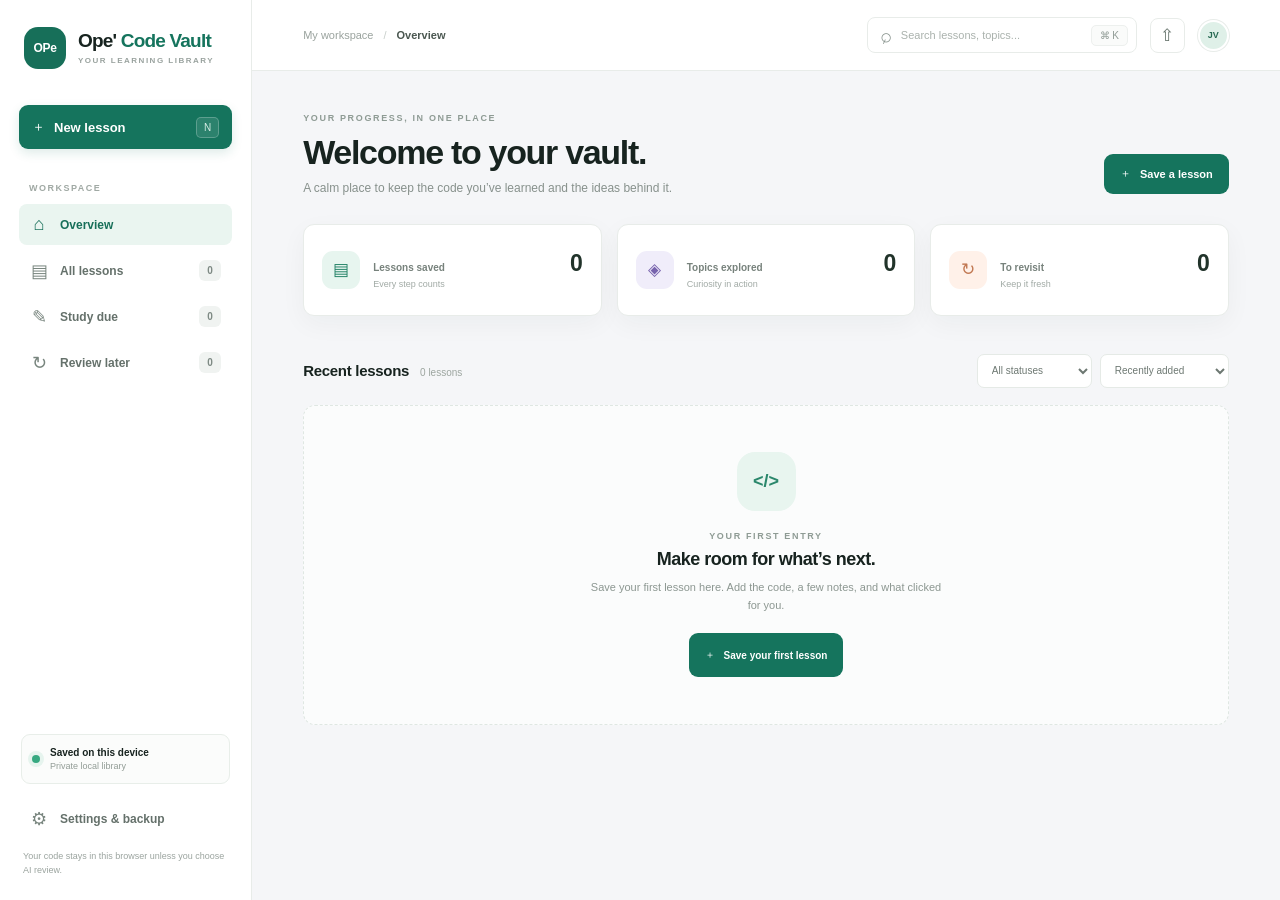
<file: index.html>
<!doctype html>
<html lang="en">
<head>
  <meta charset="utf-8">
  <meta name="viewport" content="width=device-width, initial-scale=1">
  <meta http-equiv="refresh" content="1; url=./java-vault.html">
  <meta name="theme-color" content="#f5f6f8">
  <title>Opening Ope' Code Vault</title>
  <style>
    * {
      box-sizing: border-box;
    }

    html,
    body {
      width: 100%;
      min-height: 100%;
      margin: 0;
    }

    body {
      min-height: 100vh;
      min-height: 100svh;
      background: #f5f6f8;
      color: #17231f;
      font-family: "DM Sans", "Segoe UI", system-ui, sans-serif;
    }

    .splash {
      display: grid;
      min-height: 100vh;
      min-height: 100svh;
      padding: 2rem 1.5rem;
      place-items: center;
      background:
        radial-gradient(ellipse at 50% 40%, #fff 0%, #fff 27%, transparent 68%),
        #f5f6f8;
    }

    .splash-content {
      display: grid;
      justify-items: center;
      width: min(100%, 28rem);
      text-align: center;
    }

    .mascot {
      display: block;
      width: clamp(10rem, 38vw, 15rem);
      height: auto;
      margin-bottom: 1.25rem;
      animation: float 3s ease-in-out infinite;
    }

    .eyebrow {
      margin: 0 0 0.6rem;
      color: #15745d;
      font-size: 0.72rem;
      font-weight: 700;
      letter-spacing: 0.18em;
      text-transform: uppercase;
    }

    h1 {
      margin: 0;
      font-size: clamp(1.7rem, 7vw, 2.35rem);
      letter-spacing: -0.045em;
    }

    .loading-copy {
      margin: 0.7rem 0 1.5rem;
      color: #78827d;
      font-size: 0.98rem;
    }

    .loading-indicator {
      display: flex;
      align-items: center;
      gap: 0.55rem;
      color: #15745d;
      font-size: 0.88rem;
      font-weight: 600;
    }

    .loading-indicator::before {
      width: 1rem;
      height: 1rem;
      border: 2px solid #cfe5db;
      border-top-color: #15745d;
      border-radius: 50%;
      content: "";
      animation: spin 0.8s linear infinite;
    }

    .enter-link {
      position: absolute;
      right: clamp(1rem, 4vw, 3rem);
      bottom: clamp(1rem, 4vw, 3rem);
      padding: 0.85rem 1.2rem;
      border-radius: 0.65rem;
      background: #15745d;
      color: #fff;
      font-size: 0.9rem;
      font-weight: 650;
      text-decoration: none;
      box-shadow: 0 4px 16px rgb(23 35 31 / 22%);
    }

    .enter-link:hover,
    .enter-link:focus-visible {
      background: #105e4c;
    }

    .enter-link:focus-visible {
      outline: 3px solid #fff;
      outline-offset: 3px;
    }

    @keyframes spin {
      to {
        transform: rotate(360deg);
      }
    }

    @keyframes float {
      50% {
        transform: translateY(-0.45rem);
      }
    }

    @media (prefers-reduced-motion: reduce) {
      *,
      *::before,
      *::after {
        animation-duration: 0.01ms !important;
        animation-iteration-count: 1 !important;
        scroll-behavior: auto !important;
      }
    }
  </style>
</head>
<body>
  <main class="splash">
    <section class="splash-content" aria-labelledby="welcome-heading">
      <img class="mascot" src="./java-vault-mascot.svg" alt="A friendly green book mascot holding a coffee cup">
      <p class="eyebrow">Your learning library</p>
      <h1 id="welcome-heading">Your vault is getting ready.</h1>
      <p class="loading-copy">A little space for everything you’re learning.</p>
      <p class="loading-indicator" role="status">Opening your vault…</p>
    </section>
    <a class="enter-link" href="./java-vault.html">Open your vault</a>
  </main>
</body>
</html>
</file>
<file: java-vault.css>
:root {
  color-scheme: light;
  --ink: #17231f;
  --muted: #78827d;
  --line: #e8ece9;
  --canvas: #f5f6f8;
  --surface: #fff;
  --green: #15745d;
  --green-dark: #105e4c;
  --green-soft: #e7f4ef;
  --mint: #eff8f4;
  --shadow: 0 8px 26px rgba(27, 46, 38, .045);
  font-family: "DM Sans", "Segoe UI", sans-serif;
  color: var(--ink);
  background: var(--canvas);
  font-synthesis: none;
  text-rendering: optimizeLegibility;
}

* { box-sizing: border-box; }
[hidden] { display: none !important; }
body { margin: 0; min-width: 320px; min-height: 100vh; background: var(--canvas); }
button, input, textarea, select { font: inherit; }
button { cursor: pointer; }
button:focus-visible, input:focus-visible, textarea:focus-visible, select:focus-visible, a:focus-visible { outline: 3px solid #85cdb5; outline-offset: 2px; }
.app-shell { min-height: 100vh; }
.sidebar { position: fixed; inset: 0 auto 0 0; z-index: 5; display: flex; flex-direction: column; width: 252px; padding: 27px 19px 22px; background: #fff; border-right: 1px solid var(--line); }
.brand { display: flex; align-items: center; gap: 12px; margin: 0 0 36px 5px; color: var(--ink); text-decoration: none; }
.brand-mark { display: grid; place-items: center; width: 42px; height: 42px; border-radius: 14px; color: #fff; background: #176f59; font-family: Manrope, sans-serif; font-size: 12px; font-weight: 800; letter-spacing: -.3px; }
.brand-name { font-family: Manrope, sans-serif; font-size: 19px; font-weight: 800; letter-spacing: -.8px; line-height: 1.05; }
.brand-name > span { color: var(--green); }
.brand-name small { display: block; margin-top: 6px; color: #9aa39f; font: 700 8px "DM Sans", sans-serif; letter-spacing: 1.5px; }
.new-lesson-button, .primary-button { display: inline-flex; align-items: center; justify-content: center; gap: 9px; min-height: 44px; padding: 0 16px; border: 0; border-radius: 9px; color: white; background: var(--green); font-size: 13px; font-weight: 700; transition: background .16s ease, transform .16s ease; }
.new-lesson-button { justify-content: flex-start; width: 100%; padding: 0 13px; box-shadow: 0 4px 11px #15745d24; }
.new-lesson-button:hover, .primary-button:hover { background: var(--green-dark); transform: translateY(-1px); }
kbd { display: inline-flex; align-items: center; justify-content: center; min-width: 23px; height: 21px; padding: 0 5px; border: 1px solid #edf0ee; border-radius: 5px; color: #909b95; background: #fff; font: 10px "DM Sans", sans-serif; }
.new-lesson-button kbd { margin-left: auto; border-color: #ffffff3b; color: #d7eee6; background: #ffffff1a; }
.nav-label { margin: 34px 0 11px 10px; color: #a0a9a4; font-size: 9px; font-weight: 700; letter-spacing: 1.5px; }
.side-nav { display: grid; gap: 5px; }
.nav-item { display: flex; align-items: center; gap: 12px; width: 100%; min-height: 41px; padding: 0 11px; border: 0; border-radius: 8px; color: #65716b; background: transparent; text-align: left; font-size: 12px; font-weight: 600; }
.nav-item:hover { color: var(--green); background: #f5f9f7; }
.nav-item.active { color: #176f59; background: #eaf5f0; }
.nav-icon { display: grid; place-items: center; width: 18px; color: #78857e; font-size: 18px; }
.nav-item.active .nav-icon { color: #176f59; }
.nav-count { display: inline-grid; place-items: center; min-width: 22px; height: 21px; margin-left: auto; padding: 0 6px; border-radius: 6px; color: #7e8a84; background: #f0f3f1; font-size: 10px; }
.sidebar-bottom { margin-top: auto; }
.local-card { display: flex; align-items: center; gap: 10px; margin: 0 2px 14px; padding: 12px 10px; border: 1px solid #e8eee9; border-radius: 9px; background: #fbfcfb; }
.local-indicator { width: 8px; height: 8px; flex: 0 0 auto; border-radius: 50%; background: #37a981; box-shadow: 0 0 0 4px #e6f4ee; }
.local-card strong, .local-card small { display: block; }
.local-card strong { font-size: 10px; font-weight: 700; }
.local-card small { margin-top: 3px; color: #929c96; font-size: 9px; }
.settings-link { margin: 0 0 3px; }
.sidebar-footnote { margin: 11px 4px 0; color: #9ba49f; font-size: 9px; line-height: 1.55; }

.main-content { min-height: 100vh; margin-left: 252px; }
.topbar { position: sticky; top: 0; z-index: 4; display: flex; align-items: center; justify-content: space-between; height: 71px; padding: 0 clamp(22px, 4vw, 58px); border-bottom: 1px solid var(--line); background: #ffffffed; backdrop-filter: blur(12px); }
.breadcrumb { display: flex; align-items: center; gap: 10px; color: #9aa39e; font-size: 11px; }
.breadcrumb strong { color: #4a5750; font-weight: 600; }
.breadcrumb-separator { color: #c8cfcb; }
.topbar-actions { display: flex; align-items: center; gap: 13px; }
.search-box { display: flex; align-items: center; gap: 8px; width: min(270px, 29vw); height: 36px; padding: 0 8px 0 11px; border: 1px solid #e8ece9; border-radius: 8px; background: white; color: #8b9690; }
.search-box > span { font-size: 20px; line-height: 1; transform: rotate(-20deg); }
.search-box input { width: 100%; min-width: 0; border: 0; outline: 0; color: var(--ink); background: transparent; font-size: 11px; }
.search-box input::placeholder { color: #aab2ad; }
.search-box kbd { min-width: 37px; background: #fafbfa; }
.icon-button, .dialog-close { display: grid; place-items: center; width: 35px; height: 35px; border: 1px solid #e8ece9; border-radius: 8px; color: #66736c; background: white; font-size: 17px; }
.icon-button:hover, .dialog-close:hover { color: var(--green); background: #f7fbf9; }
.avatar { display: grid; place-items: center; width: 31px; height: 31px; border: 2px solid white; border-radius: 50%; color: #276952; background: #dff0e8; box-shadow: 0 0 0 1px #e8ece9; font-size: 9px; font-weight: 700; }
.page-content { max-width: 1310px; margin: 0 auto; padding: 42px clamp(22px, 4vw, 58px) 60px; }
.page-heading { display: flex; align-items: flex-end; justify-content: space-between; gap: 20px; margin-bottom: 29px; }
.eyebrow { margin: 0 0 9px; color: #8e9b94; font-size: 9px; font-weight: 700; letter-spacing: 1.65px; }
h1, h2, p { margin-top: 0; }
h1, h2 { font-family: Manrope, "Segoe UI", sans-serif; }
h1 { margin-bottom: 8px; font-size: clamp(25px, 3vw, 34px); font-weight: 700; letter-spacing: -1.3px; line-height: 1.2; }
.heading-dot { color: #20a37b; }
.page-subtitle { margin-bottom: 0; color: #87918c; font-size: 12px; }
.heading-create { min-height: 40px; margin-bottom: 1px; white-space: nowrap; font-size: 11px; }
.stats-grid { display: grid; grid-template-columns: repeat(3, 1fr); gap: 15px; margin-bottom: 38px; }
.stat-card { display: flex; align-items: center; gap: 13px; min-height: 92px; padding: 16px 18px; border: 1px solid var(--line); border-radius: 11px; background: #fff; box-shadow: var(--shadow); }
.stat-icon { display: grid; place-items: center; width: 38px; height: 38px; flex: 0 0 auto; border-radius: 11px; font-size: 17px; }
.stat-icon.mint { color: #218165; background: #e7f5ef; }
.stat-icon.lilac { color: #7763ad; background: #f0edfa; }
.stat-icon.peach { color: #c17852; background: #fff1e9; }
.stat-card > div { display: grid; grid-template-columns: 1fr auto; column-gap: 9px; align-items: baseline; width: 100%; }
.stat-label { color: #77827c; font-size: 10px; font-weight: 600; }
.stat-card strong { grid-column: 2; grid-row: 1 / span 2; color: #21332a; font-family: Manrope, sans-serif; font-size: 23px; font-weight: 700; }
.stat-card small { grid-column: 1; margin-top: 6px; color: #a1aaa5; font-size: 9px; }
.library-toolbar { display: flex; align-items: center; justify-content: space-between; gap: 20px; margin-bottom: 17px; }
.toolbar-title { display: flex; align-items: baseline; gap: 11px; }
.toolbar-title h2 { margin: 0; font-size: 15px; font-weight: 700; letter-spacing: -.3px; }
.result-count { color: #9ca59f; font-size: 10px; }
.toolbar-controls { display: flex; gap: 8px; }
.select-wrap select, .field-label select { min-height: 34px; padding: 0 27px 0 10px; border: 1px solid #e5eae6; border-radius: 7px; color: #6d7872; background: #fff; font-size: 10px; }
.lesson-grid { display: grid; grid-template-columns: repeat(2, minmax(0, 1fr)); gap: 15px; }
.lesson-card { position: relative; display: flex; flex-direction: column; min-height: 205px; padding: 18px 19px 15px; border: 1px solid #e8ece9; border-radius: 11px; background: white; box-shadow: var(--shadow); transition: transform .16s ease, box-shadow .16s ease, border-color .16s ease; }
.lesson-card:hover { transform: translateY(-2px); border-color: #d4e5dc; box-shadow: 0 11px 25px #173a2b0d; }
.card-topline { display: flex; align-items: center; justify-content: space-between; gap: 10px; margin-bottom: 11px; }
.card-topic { overflow: hidden; max-width: calc(100% - 102px); padding: 5px 8px; border-radius: 5px; color: #3e8069; background: #eff7f3; font-size: 9px; font-weight: 600; text-overflow: ellipsis; white-space: nowrap; }
.status-pill, .optional-pill, .coming-pill { display: inline-flex; align-items: center; gap: 5px; padding: 5px 7px; border-radius: 5px; color: #79857e; background: #f2f4f3; font-size: 8px; font-weight: 700; letter-spacing: .3px; white-space: nowrap; }
.status-pill::before { width: 5px; height: 5px; border-radius: 50%; background: #9ba69f; content: ""; }
.status-pill.review { color: #b57637; background: #fff5e8; }
.status-pill.review::before { background: #e5a450; }
.status-pill.confident { color: #338064; background: #eaf6ef; }
.status-pill.confident::before { background: #50a780; }
.lesson-card h3 { margin: 0 0 7px; overflow-wrap: anywhere; font-family: Manrope, sans-serif; font-size: 14px; font-weight: 700; letter-spacing: -.2px; }
.card-preview { display: -webkit-box; min-height: 34px; margin: 0 0 13px; overflow: hidden; color: #859089; font-size: 10px; line-height: 1.65; -webkit-box-orient: vertical; -webkit-line-clamp: 2; }
.card-tags { display: flex; flex-wrap: wrap; gap: 5px; margin: auto 0 13px; }
.tag-chip { padding: 4px 7px; border: 1px solid #edf0ee; border-radius: 5px; color: #77827b; background: #fff; font-size: 8px; }
.card-footer { display: flex; align-items: center; justify-content: space-between; padding-top: 10px; border-top: 1px solid #f0f2f0; color: #a0a9a4; font-size: 9px; }
.card-reminder { color: #ae7741; font-size: 8px; }
.card-code-label { display: flex; align-items: center; gap: 6px; color: #718078; font-weight: 600; }
.card-code-label span { color: #519478; font-size: 12px; }
.card-open { position: absolute; inset: 0; width: 100%; height: 100%; border: 0; border-radius: inherit; background: transparent; }
.lesson-card:focus-within { outline: 3px solid #85cdb5; outline-offset: 2px; }
.topic-filter-row { display: flex; align-items: flex-start; gap: 13px; margin: -5px 0 16px; }
.topic-filter-row > span { padding-top: 5px; color: #a1aaa5; font-size: 8px; font-weight: 700; letter-spacing: 1px; }
.topic-filter-list { display: flex; flex-wrap: wrap; gap: 6px; }
.topic-filter-button { padding: 4px 8px; border: 1px solid #e6ebe7; border-radius: 5px; color: #77827c; background: #fff; font-size: 9px; }
.topic-filter-button.active { border-color: #cae7d8; color: #176f59; background: #eaf5f0; }
.empty-state { display: flex; flex-direction: column; align-items: center; justify-content: center; min-height: 320px; padding: 30px 20px; border: 1px dashed #dfe7e2; border-radius: 12px; background: #ffffff9e; text-align: center; }
.empty-illustration { display: grid; place-items: center; width: 59px; height: 59px; margin-bottom: 20px; border-radius: 18px; color: #2a876b; background: #e8f5ef; font: 700 18px Manrope, sans-serif; }
.empty-state .eyebrow { margin-bottom: 8px; }
.empty-state h2 { margin: 0 0 8px; font-size: 18px; letter-spacing: -.5px; }
.empty-state > p:not(.eyebrow) { max-width: 360px; margin-bottom: 19px; color: #8c9791; font-size: 11px; line-height: 1.65; }
.empty-state .primary-button { font-size: 10px; }

.settings-view { display: grid; gap: 15px; max-width: 840px; }
.settings-card { padding: 21px; border: 1px solid var(--line); border-radius: 11px; background: #fff; box-shadow: var(--shadow); }
.settings-card-heading { display: flex; align-items: flex-start; gap: 12px; margin-bottom: 17px; }
.settings-icon { display: grid; place-items: center; width: 37px; height: 37px; flex: 0 0 auto; border-radius: 10px; color: #28775e; background: #e9f5ef; font-size: 19px; }
.settings-icon.ai-icon { color: #7763ad; background: #f1eef9; }
.settings-card-heading h2 { margin: 1px 0 5px; font-size: 14px; letter-spacing: -.3px; }
.settings-card-heading p { margin-bottom: 0; color: #89938e; font-size: 10px; }
.optional-pill, .coming-pill { margin-left: 5px; vertical-align: middle; color: #7763ad; background: #f1eef9; font-size: 7px; }
.coming-pill { color: #a77838; background: #fff4e4; }
.notice { padding: 12px 13px; border-radius: 8px; color: #7b776d; font-size: 10px; line-height: 1.65; }
.notice strong { color: #555b53; }
.notice-warm { border: 1px solid #f2eadc; background: #fffbf4; }
.notice-blue { border: 1px solid #e8e8f2; color: #76768b; background: #f9f9fd; }
.notice-blue strong { color: #555879; }
.settings-actions { display: flex; gap: 9px; margin-top: 14px; }
.recovery-controls { display: flex; align-items: flex-end; gap: 9px; margin-top: 15px; }
.recovery-controls .field-label { min-width: 0; flex: 1; }
.recovery-controls .secondary-button { flex: 0 0 auto; }
.secondary-button { display: inline-flex; align-items: center; justify-content: center; min-height: 35px; padding: 0 12px; border: 1px solid #e4e9e5; border-radius: 7px; color: #59665f; background: #fff; font-size: 10px; font-weight: 600; transition: background .15s ease, border-color .15s ease; }
.secondary-button:hover { border-color: #c9ded2; color: #176f59; background: #f8fbf9; }
.settings-footnote { margin: 12px 0 0; color: #9aa39d; font-size: 9px; line-height: 1.65; }
.ai-settings-form { display: grid; grid-template-columns: repeat(2, minmax(0, 1fr)); gap: 13px; margin-top: 15px; }
.ai-settings-form label, .field-label { display: grid; gap: 6px; color: #536159; font-size: 10px; font-weight: 700; }
.ai-settings-form input, .ai-settings-form select, .field-label input, .field-label textarea, .field-label select { width: 100%; min-height: 37px; padding: 9px 10px; border: 1px solid #e4e9e5; border-radius: 7px; outline: none; color: #3d4a42; background: #fff; font-size: 11px; font-weight: 400; }
.ai-settings-form input:focus, .ai-settings-form select:focus, .field-label input:focus, .field-label textarea:focus, .field-label select:focus { border-color: #a6d4bd; box-shadow: 0 0 0 3px #e7f5ee; }
.ai-settings-form label small { color: #939c96; font-size: 8px; font-weight: 400; line-height: 1.5; }
.ai-settings-form #ai-key-label { grid-column: 1 / -1; }
.muted { color: #9ca59f; font-size: 8px; font-weight: 400; }
.form-actions { display: flex; grid-column: 1 / -1; align-items: center; gap: 12px; }
.form-actions .primary-button { min-height: 36px; font-size: 10px; }
.form-feedback { color: #338064; font-size: 9px; }
.version-note { margin: 0; color: #a3aca7; text-align: center; font-size: 9px; }
.cloud-card .settings-footnote { max-width: 680px; margin: 0; }
.cloud-warning { margin-top: 13px; }
.cloud-actions { flex-wrap: wrap; }
.cloud-actions .form-feedback { flex: 1 1 100%; }
.sr-only { position: absolute; width: 1px; height: 1px; padding: 0; overflow: hidden; clip: rect(0, 0, 0, 0); white-space: nowrap; clip-path: inset(50%); }

.lesson-dialog, .detail-dialog { width: min(660px, calc(100vw - 28px)); max-height: min(90vh, 900px); padding: 0; overflow: hidden; border: 1px solid #e5eae6; border-radius: 14px; color: var(--ink); background: #fff; box-shadow: 0 25px 80px #10281e2b; }
.lesson-dialog::backdrop, .detail-dialog::backdrop { background: #17231f66; backdrop-filter: blur(3px); }
.lesson-dialog form { display: flex; flex-direction: column; max-height: min(90vh, 900px); }
.dialog-header, .detail-header { display: flex; align-items: center; justify-content: space-between; padding: 19px 22px 14px; border-bottom: 1px solid #edf0ee; }
.dialog-header .eyebrow, .detail-header .eyebrow { margin-bottom: 5px; font-size: 8px; }
.dialog-header h2, .detail-header h2 { margin-bottom: 0; font-size: 19px; letter-spacing: -.5px; }
.dialog-close { flex: 0 0 auto; font-size: 22px; }
.dialog-body { display: grid; gap: 13px; padding: 17px 22px; overflow-y: auto; }
.editor-hint { margin: 0; padding: 9px 10px; border-radius: 7px; color: #527663; background: #f0f7f3; font-size: 9px; line-height: 1.5; }
.field-label { gap: 6px; }
.field-label textarea { min-height: 70px; resize: vertical; line-height: 1.5; }
.field-label textarea.code-input { min-height: 185px; border-color: #283b35; color: #e4eee8; background: #172620; font: 11px/1.6 Consolas, "Courier New", monospace; tab-size: 2; }
.field-label textarea.code-input::placeholder { color: #87988e; }
.required { color: #d27260; }
.field-hint { color: #9ca59f; font-size: 8px; font-weight: 400; }
.dialog-footer { display: flex; justify-content: flex-end; gap: 8px; padding: 13px 22px; border-top: 1px solid #edf0ee; background: #fff; }
.dialog-footer .primary-button { min-height: 36px; font-size: 10px; }
.detail-dialog { width: min(760px, calc(100vw - 28px)); }
.detail-header { align-items: flex-start; }
.detail-header h2 { max-width: 640px; overflow-wrap: anywhere; }
.detail-body { display: grid; gap: 16px; max-height: calc(90vh - 150px); padding: 18px 22px; overflow-y: auto; }
.detail-section h3 { margin: 0 0 7px; color: #78857e; font-size: 9px; font-weight: 700; letter-spacing: .65px; text-transform: uppercase; }
.detail-section p { margin: 0; color: #57645c; font-size: 11px; line-height: 1.7; white-space: pre-wrap; overflow-wrap: anywhere; }
.detail-topics { display: flex; flex-wrap: wrap; gap: 6px; }
.detail-code { max-height: 380px; margin: 0; padding: 15px; overflow: auto; border-radius: 8px; color: #e4eee8; background: #172620; font: 11px/1.6 Consolas, "Courier New", monospace; tab-size: 2; white-space: pre; }
.code-panel { min-width: 0; }
.code-panel-header { display: flex; align-items: center; justify-content: space-between; gap: 8px; margin-bottom: 6px; color: #78857e; font-size: 9px; font-weight: 700; }
.code-copy-button { min-height: 28px; font-size: 9px; }
.code-keyword { color: #86c8f0; }
.code-literal, .code-number { color: #d7a8ef; }
.code-string { color: #b7d99a; }
.code-comment { color: #91a39a; font-style: italic; }
.code-comparison { margin-top: 12px; }
.code-comparison summary { width: fit-content; color: #176f59; cursor: pointer; font-size: 10px; font-weight: 700; }
.comparison-panels { display: grid; grid-template-columns: repeat(2, minmax(0, 1fr)); gap: 10px; margin-top: 10px; }
.comparison-panels .detail-code { max-height: 300px; }
.practice-card { display: grid; gap: 10px; padding: 13px; border: 1px solid #e6eee9; border-radius: 9px; background: #f8fbf9; }
.practice-card .practice-question { color: #315343; font-size: 11px; font-weight: 600; }
.practice-answer { display: grid; gap: 9px; padding-top: 9px; border-top: 1px solid #e6eee9; }
.practice-answer p { color: #57645c; }
.practice-answer .practice-notes { padding-top: 8px; border-top: 1px solid #e6eee9; }
.practice-ratings { display: flex; flex-wrap: wrap; gap: 7px; }
.practice-ratings .secondary-button { font-size: 9px; }
.detail-meta { display: flex; align-items: center; flex-wrap: wrap; gap: 8px; color: #929d96; font-size: 9px; }
.ai-review-output { padding: 14px; border: 1px solid #ebe8f5; border-radius: 9px; background: #faf9fd; }
.ai-review-output h3 { color: #7564a5; }
.ai-review-output p { color: #615d72; }
.detail-footer { display: flex; align-items: center; justify-content: space-between; gap: 10px; padding: 13px 20px; border-top: 1px solid #edf0ee; }
.detail-footer > div { display: flex; gap: 7px; }
.detail-footer .secondary-button { min-height: 34px; font-size: 9px; }
.text-button { padding: 5px 0; border: 0; color: #748078; background: transparent; font-size: 9px; font-weight: 600; }
.text-button:hover { text-decoration: underline; }
.danger-text { color: #b9584b; }
.ai-busy { opacity: .7; pointer-events: none; }
.toast { position: fixed; right: 24px; bottom: 23px; z-index: 12; max-width: min(400px, calc(100vw - 36px)); padding: 12px 15px; border: 1px solid #dce9e1; border-radius: 9px; color: #28644f; background: #fff; box-shadow: 0 8px 30px #17231f1c; font-size: 11px; opacity: 0; pointer-events: none; transform: translateY(8px); transition: opacity .2s ease, transform .2s ease; }
.toast.visible { opacity: 1; transform: translateY(0); }
.toast.error { border-color: #f0d7d2; color: #a2463a; }
button:focus-visible, a:focus-visible, input:focus-visible, textarea:focus-visible, select:focus-visible, summary:focus-visible { outline: 3px solid #9ed5bb; outline-offset: 2px; }

@media (min-width: 1450px) { .lesson-grid { grid-template-columns: repeat(3, minmax(0, 1fr)); } }
@media (max-width: 1000px) {
  .sidebar { width: 215px; padding-right: 14px; padding-left: 14px; }
  .main-content { margin-left: 215px; }
  .page-content { padding-right: 27px; padding-left: 27px; }
  .topbar { padding-right: 27px; padding-left: 27px; }
  .lesson-grid { grid-template-columns: 1fr; }
}
@media (max-width: 680px) {
  .sidebar { position: static; width: 100%; height: auto; padding: 13px 16px; overflow: hidden; border-right: 0; border-bottom: 1px solid var(--line); }
  .brand { margin: 0; }
  .brand-mark { width: 36px; height: 36px; }
  .brand-name { font-size: 16px; }
  .new-lesson-button, .nav-label, .sidebar-bottom { display: none; }
  .side-nav { display: flex; width: 100%; min-width: 0; gap: 4px; margin-top: 14px; overflow-x: auto; }
  .nav-item { width: auto; min-height: 34px; flex: 0 0 auto; padding: 0 9px; white-space: nowrap; font-size: 10px; }
  .nav-icon { font-size: 15px; }
  .nav-count { min-width: 18px; height: 18px; }
  .main-content { margin-left: 0; }
  .topbar { position: static; height: 56px; gap: 8px; padding: 0 12px; }
  .topbar-actions { min-width: 0; gap: 6px; }
  .search-box { width: min(40vw, 200px); }
  .search-box kbd { display: none; }
  .page-content { padding: 28px 16px 42px; }
  .page-heading { align-items: flex-start; }
  .page-heading { position: relative; padding-bottom: 48px; }
  .page-heading .heading-create { position: absolute; right: 0; bottom: 0; min-height: 36px; padding: 0 11px; font-size: 9px; }
  .page-heading h1 { font-size: 26px; }
  .page-subtitle { max-width: 330px; font-size: 11px; line-height: 1.6; }
  .stats-grid { gap: 8px; margin-bottom: 28px; }
  .stat-card { display: block; min-height: 92px; padding: 10px; }
  .stat-icon { width: 26px; height: 26px; margin-bottom: 7px; border-radius: 8px; font-size: 13px; }
  .stat-card > div { display: flex; flex-wrap: wrap; gap: 3px 6px; }
  .stat-label { width: 100%; font-size: 8px; }
  .stat-card strong { order: -1; font-size: 18px; }
  .stat-card small { display: none; }
  .library-toolbar { align-items: flex-start; flex-direction: column; gap: 10px; }
  .toolbar-controls { width: 100%; }
  .toolbar-controls label { flex: 1; }
  .toolbar-controls select { width: 100%; }
  .ai-settings-form { grid-template-columns: 1fr; }
  .ai-settings-form #ai-key-label, .form-actions { grid-column: auto; }
  .settings-card { padding: 16px; }
  .recovery-controls { align-items: stretch; flex-direction: column; }
  .dialog-body { padding: 15px; }
  .dialog-header, .detail-header { padding-right: 15px; padding-left: 15px; }
  .dialog-footer, .detail-footer { padding-right: 15px; padding-left: 15px; }
  .detail-footer { align-items: flex-start; flex-direction: column-reverse; }
  .detail-footer > div { width: 100%; }
  .detail-footer > div button { flex: 1; }
  .comparison-panels { grid-template-columns: 1fr; }
}
@media (prefers-reduced-motion: reduce) { *, *::before, *::after { scroll-behavior: auto !important; transition-duration: .01ms !important; animation-duration: .01ms !important; animation-iteration-count: 1 !important; } }
</file>
